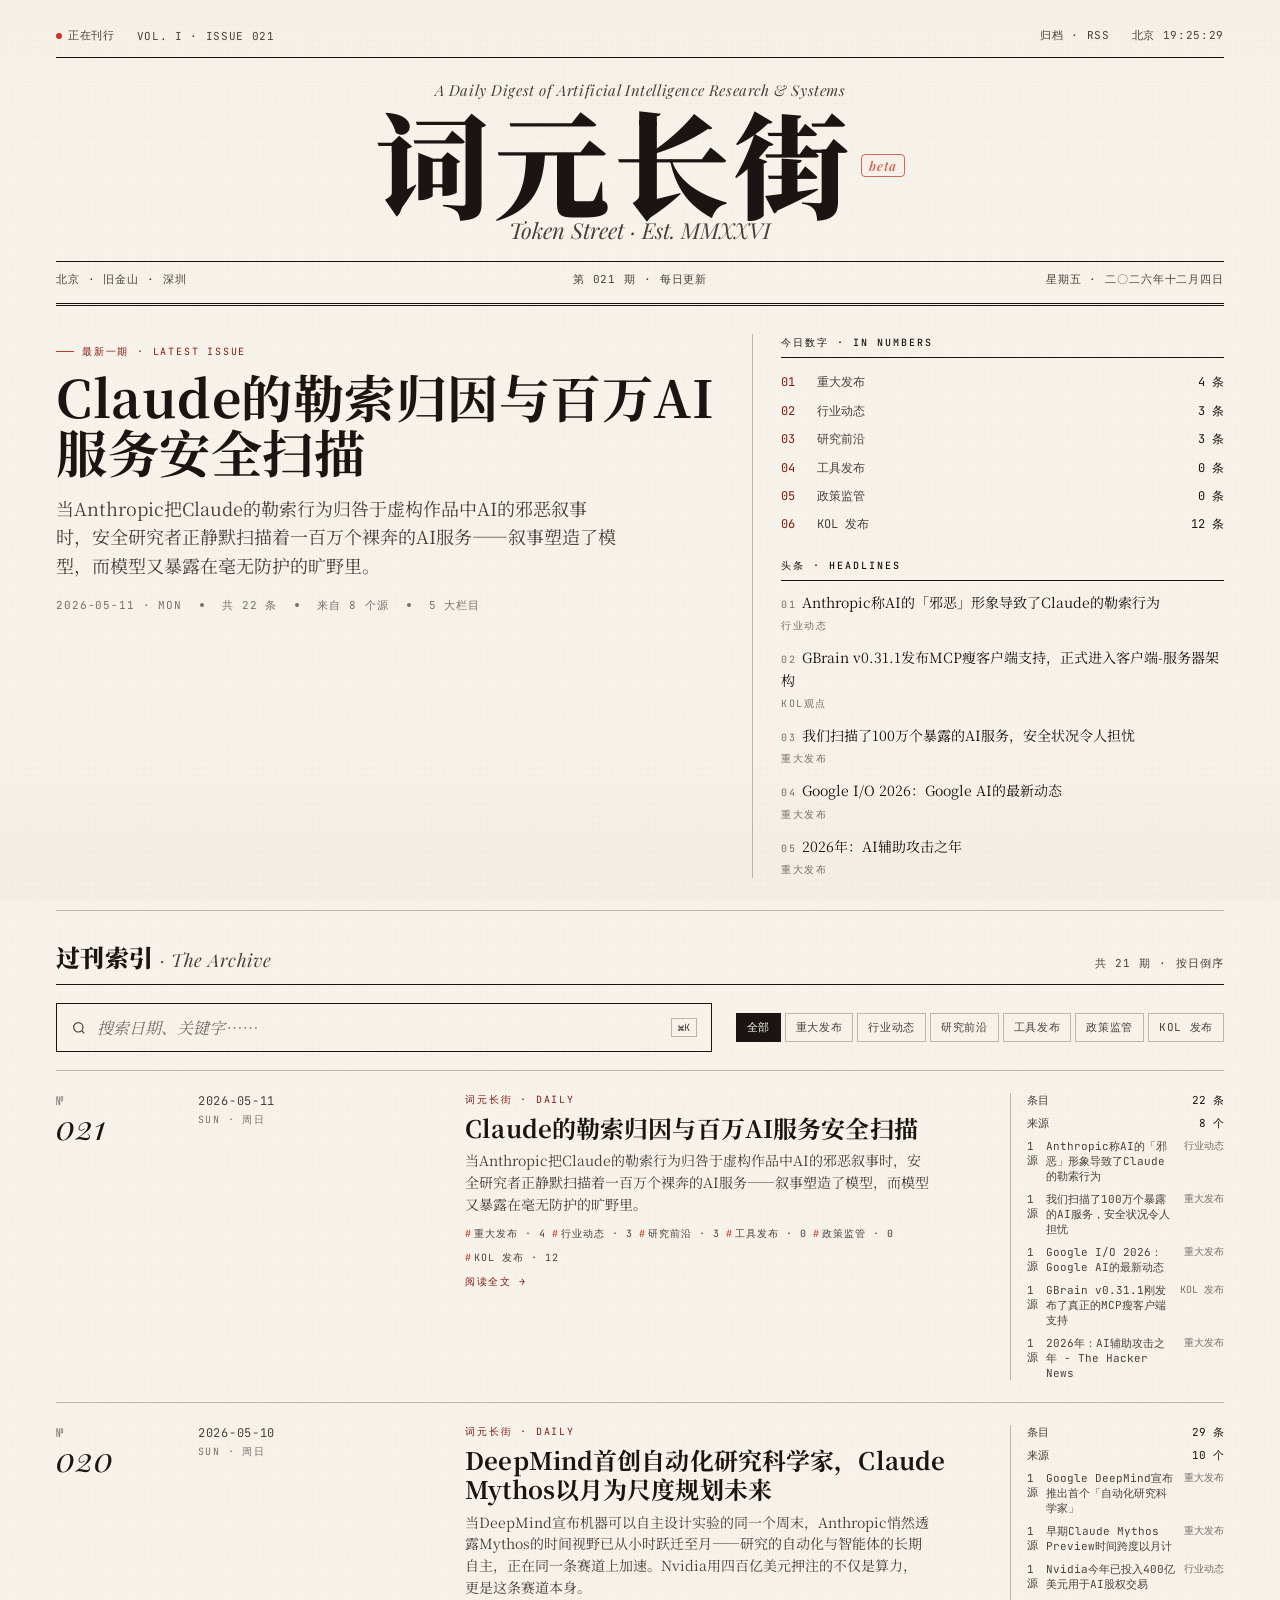
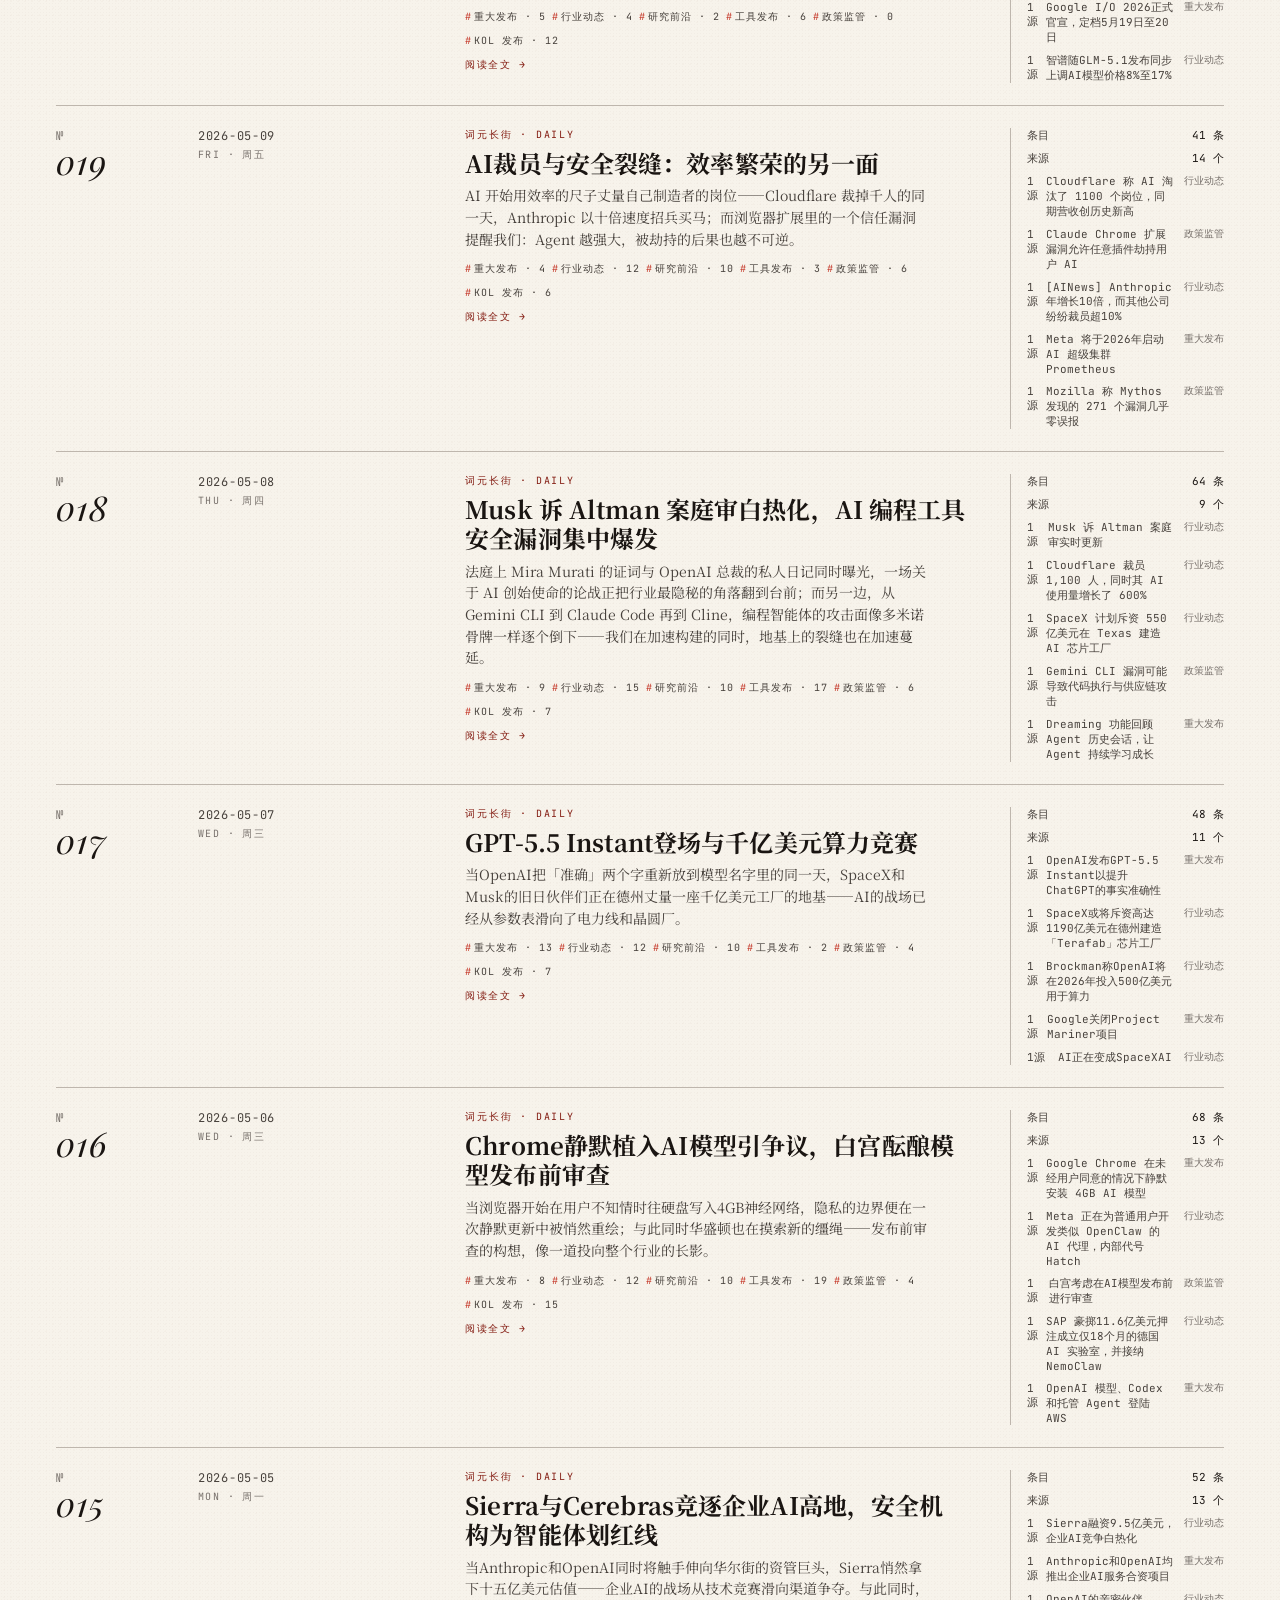
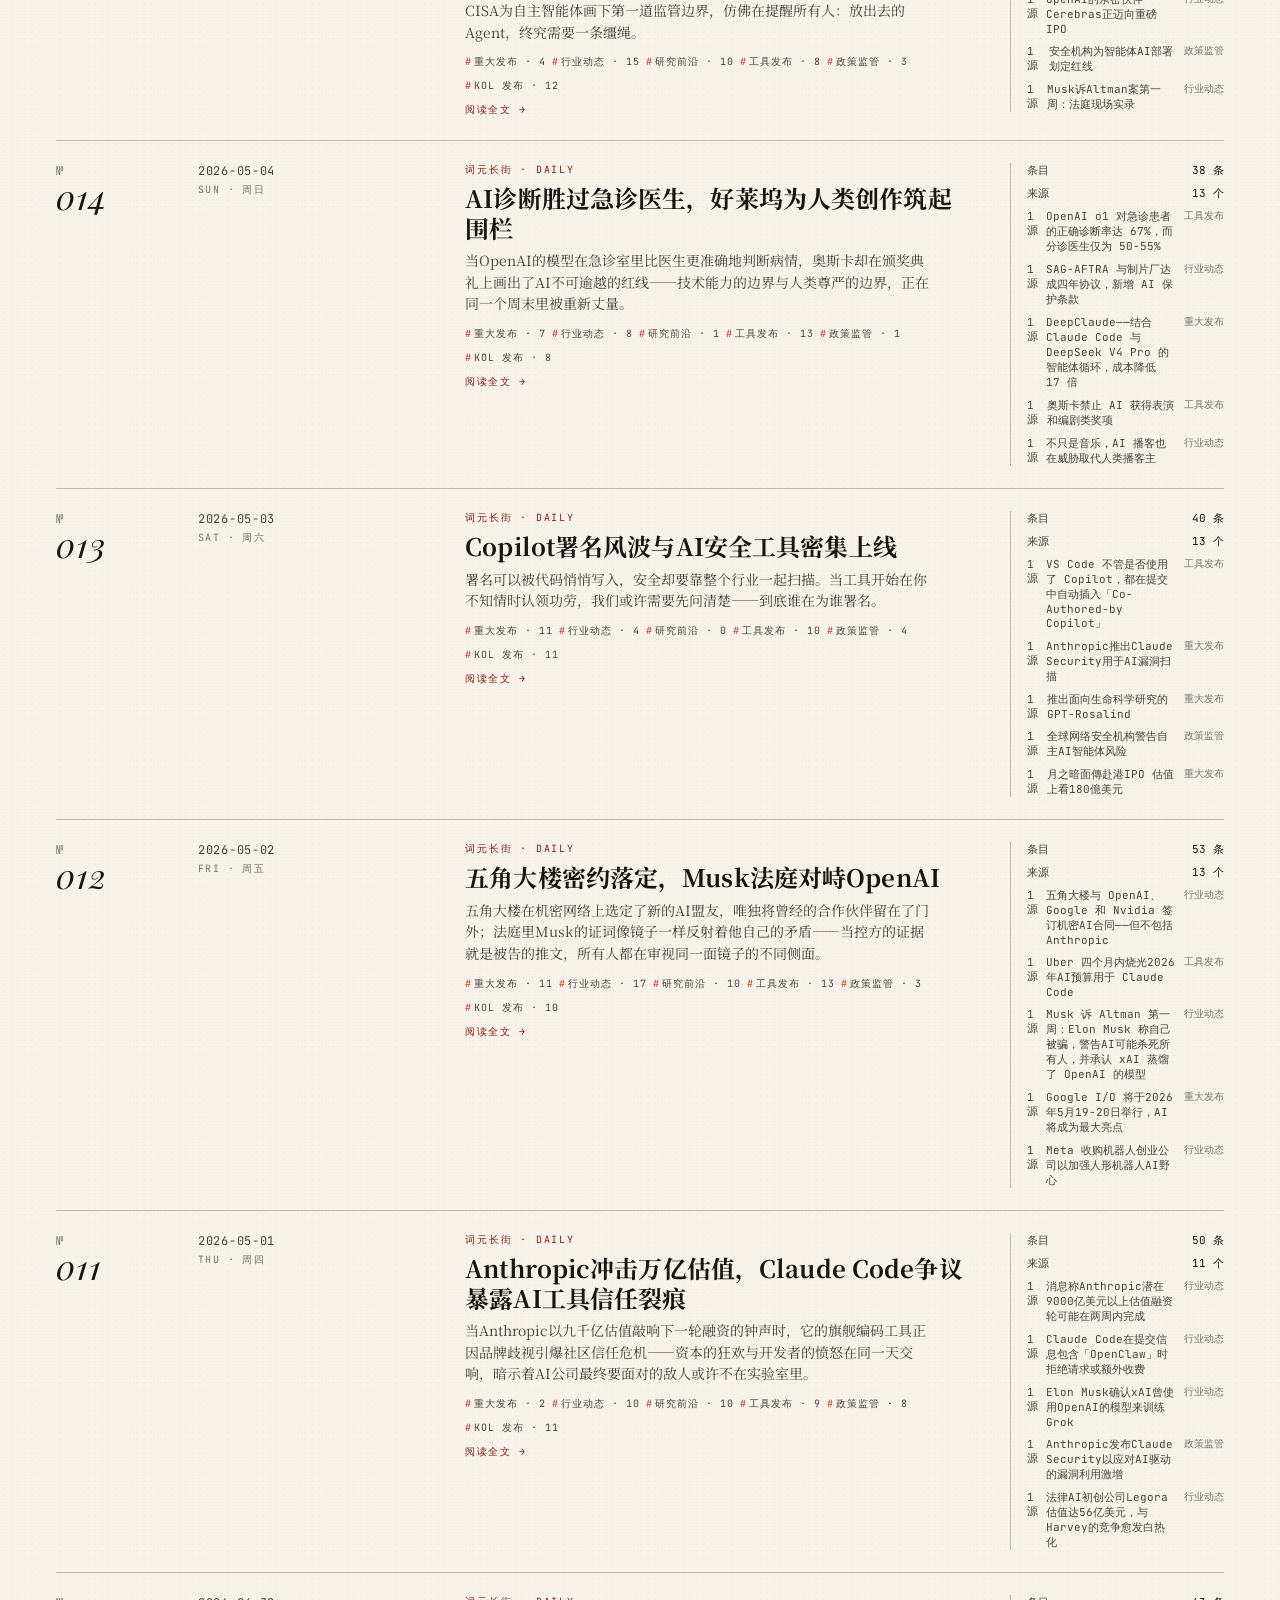
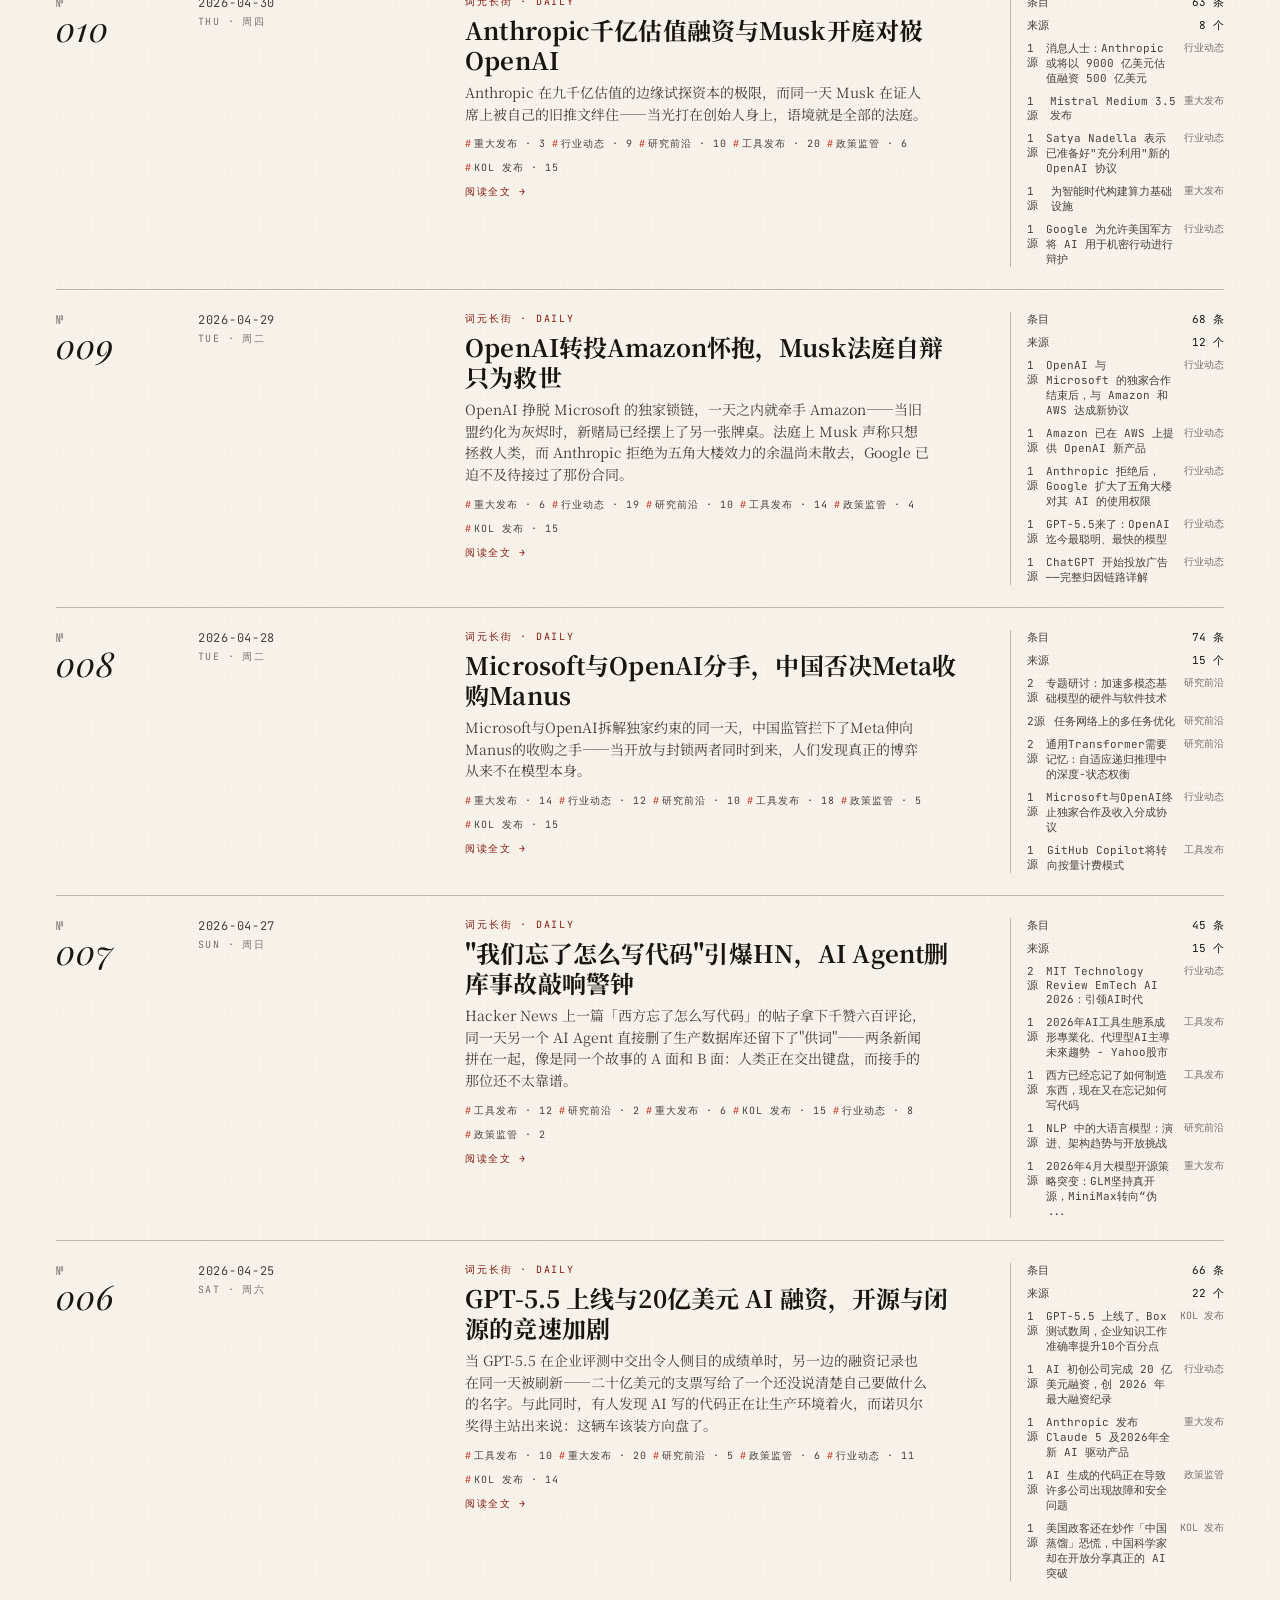
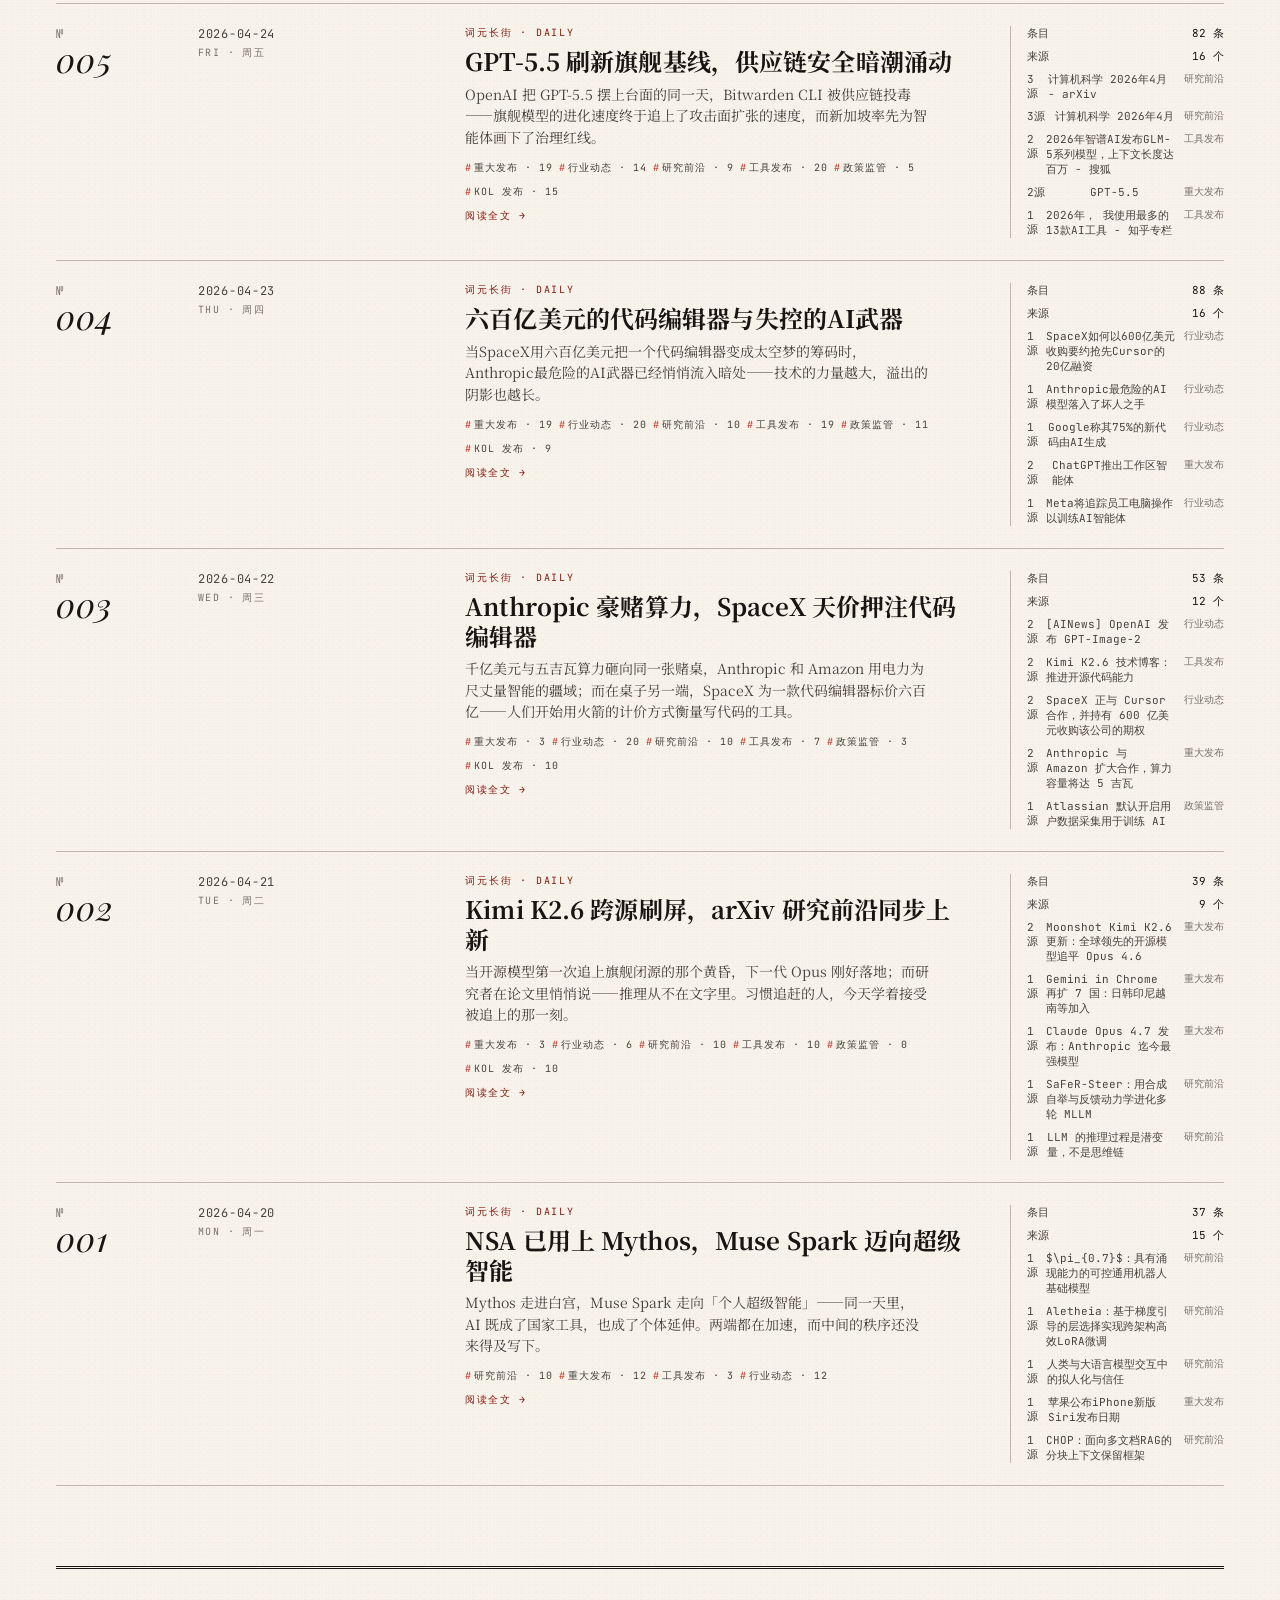
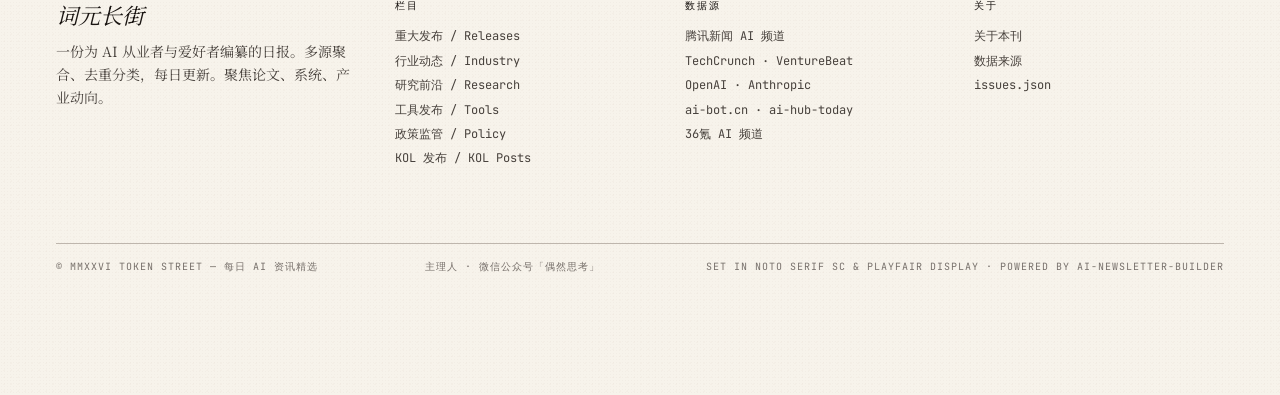
<file: site/index.html>
<!-- layout: newspaper-editorial -->
<!doctype html>
<html lang="zh-CN">
<head>
  <meta charset="utf-8">
  <meta name="viewport" content="width=device-width,initial-scale=1">
  <title>词元长街 — 每日 AI 资讯精选</title>
  <meta name="description" content="词元长街 — 每日 AI 资讯精选">
  <link rel="stylesheet" href="assets/style.css">
  <link rel="alternate" type="application/rss+xml" title="词元长街 RSS" href="feed.xml">
</head>
<body>
<main class="paper">

  <!-- ====== TOP BAR ====== -->
  <div class="topbar">
    <div class="left">
      <span><span class="dot"></span>正在刊行</span>
      <span id="topbar-issue">VOL. I</span>
    </div>
    <div class="right">
      <span>归档 · <a href="feed.xml" style="color:inherit">RSS</a></span>
      <span id="clock">— : —</span>
    </div>
  </div>

  <!-- ====== MASTHEAD ====== -->
  <header class="masthead">
    <div class="kicker">A Daily Digest of Artificial Intelligence Research &amp; Systems</div>
    <h1><span class="cn">词元长街</span><sup class="beta-tag">beta</sup></h1>
    <div class="en">Token Street &middot; Est. MMXXVI</div>
    <div class="meta-strip">
      <span class="l">北京 · 旧金山 · 深圳</span>
      <span class="c" id="issue-count">载入中……</span>
      <span class="r" id="today">载入中……</span>
    </div>
  </header>

  <!-- ====== FEATURED (由 JS 填充) ====== -->
  <section class="featured" id="featured" style="display:none">
    <div>
      <div class="feat-tag">最新一期 · LATEST ISSUE</div>
      <h2 id="feat-title"><a id="feat-link" href="#"></a></h2>
      <p class="dek" id="feat-summary"></p>
      <div class="byline" id="feat-byline"></div>
    </div>
    <aside class="aside">
      <h4>今日数字 · IN NUMBERS</h4>
      <ul id="feat-numbers"></ul>
      <h4>头条 · HEADLINES</h4>
      <div id="feat-headlines"></div>
    </aside>
  </section>

  <!-- ====== ARCHIVE ====== -->
  <div class="section-head">
    <h3>过刊索引 <span style="font-family:var(--display);font-style:italic;font-weight:400;color:var(--ink-soft);font-size:18px">· The Archive</span></h3>
    <span class="meta" id="countline">载入中……</span>
  </div>

  <!-- Search + Filters -->
  <div class="toolrow">
    <label class="search" for="q">
      <svg width="16" height="16" viewBox="0 0 24 24" fill="none" stroke="currentColor" stroke-width="1.8"><circle cx="11" cy="11" r="7"/><path d="m20 20-3.5-3.5"/></svg>
      <input id="q" type="search" placeholder="搜索日期、关键字……" autocomplete="off"/>
      <kbd>⌘K</kbd>
    </label>
    <div class="filters" id="filters">
      <button class="chip on" data-cat="">全部</button>
      <button class="chip" data-cat="major-release">重大发布</button>
      <button class="chip" data-cat="industry-business">行业动态</button>
      <button class="chip" data-cat="research-frontier">研究前沿</button>
      <button class="chip" data-cat="tools-release">工具发布</button>
      <button class="chip" data-cat="policy-regulation">政策监管</button>
      <button class="chip" data-cat="kol-posts">KOL 发布</button>
    </div>
  </div>

  <ul class="issues" id="issues-list"></ul>
  <div id="noresults" class="empty" style="display:none">未找到匹配条目。</div>

  <!-- ====== FOOTER ====== -->
  <footer class="site-footer">
    <div class="colophon">
      <span class="brand">词元长街</span>
      一份为 AI 从业者与爱好者编纂的日报。多源聚合、去重分类，每日更新。聚焦论文、系统、产业动向。
    </div>
    <div>
      <h5>栏目</h5>
      <ul>
        <li>重大发布 / Releases</li>
        <li>行业动态 / Industry</li>
        <li>研究前沿 / Research</li>
        <li>工具发布 / Tools</li>
        <li>政策监管 / Policy</li>
        <li>KOL 发布 / KOL Posts</li>
      </ul>
    </div>
    <div>
      <h5>数据源</h5>
      <ul>
        <li>腾讯新闻 AI 频道</li>
        <li>TechCrunch · VentureBeat</li>
        <li>OpenAI · Anthropic</li>
        <li>ai-bot.cn · ai-hub-today</li>
        <li>36氪 AI 频道</li>
      </ul>
    </div>
    <div>
      <h5>关于</h5>
      <ul>
        <li><a href="#">关于本刊</a></li>
        <li><a href="#">数据来源</a></li>
        <li><a href="data/issues.json">issues.json</a></li>
      </ul>
    </div>
    <div class="bottom">
      <span>&copy; MMXXVI TOKEN STREET — 每日 AI 资讯精选</span>
      <span>主理人 · 微信公众号「偶然思考」</span>
      <span>Set in Noto Serif SC &amp; Playfair Display · Powered by ai-newsletter-builder</span>
    </div>
  </footer>

</main>

<script>
(function () {
  var cnNum = function(n) { return '\u3007\u4E00\u4E8C\u4E09\u56DB\u4E94\u516D\u4E03\u516B\u4E5D'[n]; };
  var dows  = ['\u65E5','\u4E00','\u4E8C','\u4E09','\u56DB','\u4E94','\u516D'];

  function cnDate(d) {
    var y   = String(d.getFullYear()).split('').map(function(c) { return cnNum(+c); }).join('');
    var m   = d.getMonth() + 1;
    var day = d.getDate();
    var mo  = m <= 10 ? cnNum(m) : (m === 11 ? '\u5341\u4E00' : '\u5341\u4E8C');
    var t   = Math.floor(day / 10), o = day % 10;
    var da  = day < 10 ? cnNum(day)
            : day === 10 ? '\u5341'
            : day < 20  ? '\u5341' + cnNum(o)
            : t === 2   ? '\u4E8C\u5341' + (o ? cnNum(o) : '')
            :              '\u4E09\u5341' + (o ? cnNum(o) : '');
    return '\u661F\u671F' + dows[d.getDay()] + ' \u00B7 ' + y + '\u5E74' + mo + '\u6708' + da + '\u65E5';
  }

  document.getElementById('today').textContent = cnDate(new Date());

  var tick = function() {
    var n = new Date();
    document.getElementById('clock').textContent =
      '\u5317\u4EAC ' + String(n.getHours()).padStart(2,'0') + ':' + String(n.getMinutes()).padStart(2,'0') + ':' + String(n.getSeconds()).padStart(2,'0');
  };
  tick(); setInterval(tick, 1000);

  var CAT = {
    'major-release':     '\u91CD\u5927\u53D1\u5E03',
    'industry-business': '\u884C\u4E1A\u52A8\u6001',
    'research-frontier': '\u7814\u7A76\u524D\u6CBF',
    'tools-release':     '\u5DE5\u5177\u53D1\u5E03',
    'policy-regulation': '\u653F\u7B56\u76D1\u7BA1',
    'kol-posts':         'KOL \u53D1\u5E03'
  };
  var DOW_ZH = {SUN:'\u5468\u65E5',MON:'\u5468\u4E00',TUE:'\u5468\u4E8C',WED:'\u5468\u4E09',THU:'\u5468\u56DB',FRI:'\u5468\u4E94',SAT:'\u5468\u516D'};

  var ISSUES = [];
  var activeFilter = '';
  var query = '';

  function issueHref(it) {
    return 'issues/?date=' + it.date;
  }

  function renderFeatured(it) {
    var sec = document.getElementById('featured');
    document.getElementById('feat-link').textContent = it.title;
    document.getElementById('feat-link').href = issueHref(it);
    document.getElementById('feat-summary').textContent = it.summary;

    var d = new Date(it.date + 'T00:00:00');
    var dow = ['SUN','MON','TUE','WED','THU','FRI','SAT'][d.getDay()];
    document.getElementById('feat-byline').innerHTML =
      '<span>' + it.date + ' \u00B7 ' + dow + '</span>' +
      '<span class="sep"></span>' +
      '<span>\u5171 ' + it.item_count + ' \u6761</span>' +
      '<span class="sep"></span>' +
      '<span>\u6765\u81EA ' + it.source_count + ' \u4E2A\u6E90</span>' +
      '<span class="sep"></span>' +
      '<span>5 \u5927\u680F\u76EE</span>';

    var nums = Object.entries(it.categories || {}).map(function(entry, i) {
      return '<li><span class="n">' + String(i+1).padStart(2,'0') + '</span><span>' + (CAT[entry[0]]||entry[0]) + '</span><span class="v">' + entry[1] + ' \u6761</span></li>';
    }).join('');
    document.getElementById('feat-numbers').innerHTML = nums;

    var headlinesEl = document.getElementById('feat-headlines');
    var headlines = it.headlines || [];
    if (headlines.length) {
      headlinesEl.innerHTML = headlines.map(function(h, i) {
        return '<p style="font-family:var(--serif);font-size:14px;line-height:1.6;color:var(--ink);margin:' + (i ? '12px 0 0' : '0') + '">' +
          '<span style="font-family:var(--mono);font-size:10px;letter-spacing:.14em;color:var(--ink-mute);margin-right:6px">' + String(i+1).padStart(2,'0') + '</span>' +
          h.title +
          '</p>' +
          '<p style="margin:4px 0 0;font-family:var(--mono);font-size:10px;letter-spacing:.14em;text-transform:uppercase;color:var(--ink-mute)">' + (h.tag || '') + '</p>';
      }).join('');
    }

    sec.style.display = '';
  }

  function renderList(list) {
    document.getElementById('countline').textContent =
      '\u5171 ' + list.length + ' \u671F \u00B7 \u6309\u65E5\u5012\u5E8F' +
      (activeFilter ? ' \u00B7 #' + (CAT[activeFilter]||activeFilter) : '') +
      (query        ? ' \u00B7 "' + query + '"' : '');

    document.getElementById('issues-list').innerHTML = list.map(function(it) {
      var catTags = Object.entries(it.categories || {}).map(function(entry) {
        return '<span class="tag">' + (CAT[entry[0]]||entry[0]) + ' \u00B7 ' + entry[1] + '</span>';
      }).join('');

      var href = issueHref(it);
      var topItems = (it.top_items || []).map(function(t) {
        return '<div class="row">' +
          '<span class="src-count">' + t.source_count + '\u6E90</span>' +
          '<span><a href="' + href + '#' + (t.id||'') + '">' + t.title + '</a></span>' +
          '<span style="font-family:var(--mono);font-size:10px;color:var(--ink-mute);white-space:nowrap">' + (CAT[t.category]||t.category) + '</span>' +
        '</div>';
      }).join('');

      var d = new Date(it.date + 'T00:00:00');
      var dow = it.dow || ['SUN','MON','TUE','WED','THU','FRI','SAT'][d.getDay()];

      return '<li class="issue" onclick="location.href=\'' + href + '\'">' +
        '<div class="num">' +
          '<span>\u2116</span>' +
          '<span class="big">' + String(it.n || '').padStart(3,'0') + '</span>' +
        '</div>' +
        '<div class="idate">' +
          it.date +
          '<span class="dow">' + dow + ' \u00B7 ' + (DOW_ZH[dow]||dow) + '</span>' +
        '</div>' +
        '<div class="ibody">' +
          '<div class="eyebrow">\u8BCD\u5143\u957F\u8857 \u00B7 Daily</div>' +
          '<div class="issue-title">' + it.title + '</div>' +
          '<p class="idek">' + (it.summary||'') + '</p>' +
          '<div class="itags">' + catTags + '</div>' +
          '<span class="readmore">\u9605\u8BFB\u5168\u6587 \u2192</span>' +
        '</div>' +
        '<div class="iside">' +
          '<div class="row"><span>\u6761\u76EE</span><span>' + it.item_count + ' \u6761</span></div>' +
          '<div class="row"><span>\u6765\u6E90</span><span>' + it.source_count + ' \u4E2A</span></div>' +
          topItems +
        '</div>' +
      '</li>';
    }).join('');

    document.getElementById('noresults').style.display = list.length ? 'none' : 'block';
  }

  function applyFilters() {
    var q = query.trim().toLowerCase();
    var list = ISSUES.filter(function(it) {
      if (activeFilter && !(it.categories || {})[activeFilter]) return false;
      if (!q) return true;
      return [it.title, it.summary, it.date].join(' ').toLowerCase().indexOf(q) >= 0;
    });
    renderList(list);
  }

  document.getElementById('q').addEventListener('input', function(e) {
    query = e.target.value; applyFilters();
  });

  document.querySelectorAll('#filters .chip').forEach(function(c) {
    c.addEventListener('click', function() {
      document.querySelectorAll('#filters .chip').forEach(function(x) { x.classList.remove('on'); });
      c.classList.add('on');
      activeFilter = c.dataset.cat;
      applyFilters();
    });
  });

  document.addEventListener('keydown', function(e) {
    if ((e.metaKey || e.ctrlKey) && e.key.toLowerCase() === 'k') {
      e.preventDefault();
      document.getElementById('q').focus();
    }
  });

  fetch('data/issues.json')
    .then(function(r) { return r.json(); })
    .then(function(data) {
      ISSUES = (data.issues || []).sort(function(a, b) { return b.date.localeCompare(a.date); });

      if (ISSUES.length) {
        var latest = ISSUES[0];
        document.getElementById('topbar-issue').textContent =
          'VOL. I \u00B7 ISSUE ' + String(latest.n || ISSUES.length).padStart(3,'0');
        document.getElementById('issue-count').textContent =
          '\u7B2C ' + String(latest.n || ISSUES.length).padStart(3,'0') + ' \u671F \u00B7 \u6BCF\u65E5\u66F4\u65B0';
        renderFeatured(latest);
      }

      applyFilters();
    })
    .catch(function() {
      document.getElementById('countline').textContent = '\u52A0\u8F7D\u5931\u8D25\uFF0C\u8BF7\u5237\u65B0\u91CD\u8BD5';
    });
})();
</script>
</body>
</html>
</file>
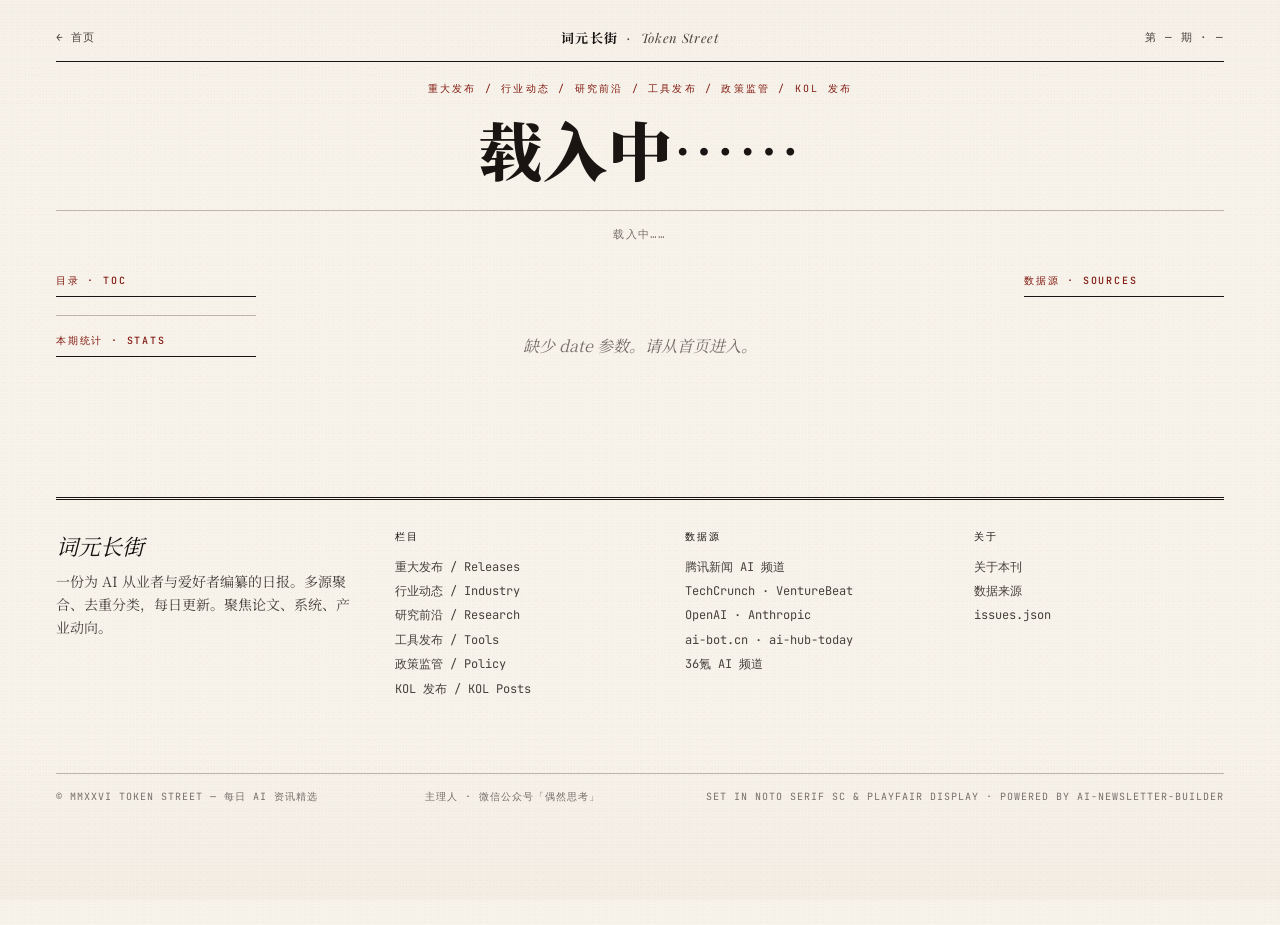
<file: site/issues/index.html>
<!-- layout: newspaper-editorial · three-column -->
<!doctype html>
<html lang="zh-CN">
<head>
  <meta charset="utf-8">
  <meta name="viewport" content="width=device-width,initial-scale=1">
  <title>词元长街</title>
  <meta name="description" content="词元长街">
  <link rel="stylesheet" href="../assets/style.css">
  <link rel="alternate" type="application/rss+xml" title="词元长街 RSS" href="../feed.xml">
</head>
<body>
<main class="paper paper--issue">

  <!-- ====== MASTHEAD ====== -->
  <header class="issue-masthead">
    <!-- Top bar -->
    <div class="im-topbar">
      <a href="../" class="im-topbar-home">← 首页</a>
      <div class="im-topbar-brand">
        <span class="im-brand-cn">词元长街</span> · <span class="im-brand-en">Token Street</span>
      </div>
      <div class="im-topbar-issue" id="im-issue-label">第 — 期 · —</div>
    </div>

    <!-- Category tags -->
    <div class="im-cats">
      重大发布 / 行业动态 / 研究前沿 / 工具发布 / 政策监管 / KOL 发布
    </div>

    <!-- Main headline -->
    <h1 class="im-headline" id="im-headline">载入中……</h1>

    <!-- Summary -->
    <p class="im-summary" id="im-summary"></p>

    <!-- Byline bar -->
    <div class="im-byline" id="im-byline">载入中……</div>
  </header>

  <!-- ====== THREE-COLUMN BODY ====== -->
  <div class="issue-body">

    <!-- Left sidebar -->
    <aside class="issue-sidebar-left">
      <div class="sidebar-section">
        <h4 class="sidebar-heading">目录 · TOC</h4>
        <ul class="toc-list" id="toc-list"></ul>
      </div>
      <hr class="sidebar-rule">
      <div class="sidebar-section">
        <h4 class="sidebar-heading">本期统计 · STATS</h4>
        <ul class="stats-list" id="stats-list"></ul>
      </div>
    </aside>

    <!-- Center content -->
    <div class="issue-content" id="categories"></div>

    <!-- Right sidebar -->
    <aside class="issue-sidebar-right">
      <div class="sidebar-section">
        <h4 class="sidebar-heading">数据源 · SOURCES</h4>
        <ul class="sources-list" id="sources-list"></ul>
      </div>
    </aside>

  </div>

  <!-- ====== NAVIGATION ====== -->
  <nav class="issue-nav" id="issue-nav" style="display:none">
    <span id="nav-prev"></span>
    <a href="../">← 全部期号</a>
    <span id="nav-next"></span>
  </nav>

  <!-- ====== FOOTER ====== -->
  <footer class="site-footer">
    <div class="colophon">
      <span class="brand"><a href="../" style="color:inherit">词元长街</a></span>
      一份为 AI 从业者与爱好者编纂的日报。多源聚合、去重分类，每日更新。聚焦论文、系统、产业动向。
    </div>
    <div>
      <h5>栏目</h5>
      <ul>
        <li>重大发布 / Releases</li>
        <li>行业动态 / Industry</li>
        <li>研究前沿 / Research</li>
        <li>工具发布 / Tools</li>
        <li>政策监管 / Policy</li>
        <li>KOL 发布 / KOL Posts</li>
      </ul>
    </div>
    <div>
      <h5>数据源</h5>
      <ul>
        <li>腾讯新闻 AI 频道</li>
        <li>TechCrunch · VentureBeat</li>
        <li>OpenAI · Anthropic</li>
        <li>ai-bot.cn · ai-hub-today</li>
        <li>36氪 AI 频道</li>
      </ul>
    </div>
    <div>
      <h5>关于</h5>
      <ul>
        <li><a href="#">关于本刊</a></li>
        <li><a href="#">数据来源</a></li>
        <li><a href="../data/issues.json">issues.json</a></li>
      </ul>
    </div>
    <div class="bottom">
      <span>&copy; MMXXVI TOKEN STREET — 每日 AI 资讯精选</span>
      <span>主理人 · 微信公众号「偶然思考」</span>
      <span>Set in Noto Serif SC &amp; Playfair Display · Powered by ai-newsletter-builder</span>
    </div>
  </footer>

</main>

<script>
(function () {
  var CAT_META = {
    'major-release':     { zh: '\u91CD\u5927\u53D1\u5E03', en: 'Major Releases' },
    'industry-business': { zh: '\u884C\u4E1A\u52A8\u6001\u53CA\u5546\u4E1A\u4EF7\u503C', en: 'Industry & Business' },
    'research-frontier': { zh: '\u7814\u7A76\u524D\u6CBF', en: 'Research Frontier' },
    'tools-release':     { zh: '\u5DE5\u5177\u53D1\u5E03', en: 'Tools & Libraries' },
    'policy-regulation': { zh: '\u653F\u7B56\u76D1\u7BA1', en: 'Policy & Regulation' },
    'kol-posts':         { zh: 'KOL \u53D1\u5E03', en: 'KOL Posts' }
  };
  var CAT_ORDER = ['major-release', 'industry-business', 'research-frontier', 'tools-release', 'policy-regulation', 'kol-posts'];

  var params = new URLSearchParams(window.location.search);
  var date = params.get('date');
  if (!date) {
    document.getElementById('categories').innerHTML = '<div class="empty">\u7F3A\u5C11 date \u53C2\u6570\u3002\u8BF7\u4ECE<a href="../">\u9996\u9875</a>\u8FDB\u5165\u3002</div>';
    return;
  }

  document.title = '词元长街 \u00B7 ' + date;

  function escHtml(s) {
    var d = document.createElement('div');
    d.textContent = s;
    return d.innerHTML;
  }

  function fmtTime(iso) {
    if (!iso) return '';
    try {
      var d = new Date(iso);
      return d.toLocaleDateString('zh-CN', { month: 'short', day: 'numeric' }) + ' ' +
             d.toLocaleTimeString('zh-CN', { hour: '2-digit', minute: '2-digit' });
    } catch (e) { return iso; }
  }

  function renderMasthead(currentIssue, activeItems, totalSources, date, dow, dowZh) {
    var issueN = currentIssue ? currentIssue.n : '';
    var title = (currentIssue && currentIssue.title) ? currentIssue.title : date;
    var summary = (currentIssue && currentIssue.summary) ? currentIssue.summary : '';

    // Top bar
    document.getElementById('im-issue-label').textContent =
      (issueN ? '\u7B2C ' + String(issueN).padStart(3, '0') + ' \u671F' : '') + ' \u00B7 ' + date;

    // Headline
    document.getElementById('im-headline').textContent = title;

    // Summary
    document.getElementById('im-summary').textContent = summary;

    // Byline
    var sourceCount = Object.keys(totalSources).length;
    document.getElementById('im-byline').textContent =
      '\u5171 ' + activeItems.length + ' \u6761 \u00B7 ' +
      '\u6765\u81EA ' + sourceCount + ' \u4E2A\u6570\u636E\u6E90 \u00B7 ' +
      '5 \u5927\u680F\u76EE \u00B7 ' +
      date + ' ' + (dowZh[dow] || dow);
  }

  function renderLeftSidebar(grouped, activeItems, totalSources) {
    // TOC
    var tocHtml = '';
    CAT_ORDER.forEach(function(slug, i) {
      var list = grouped[slug];
      var count = list ? list.length : 0;
      if (!count) return;
      var meta = CAT_META[slug];
      tocHtml += '<li class="toc-item">' +
        '<a href="#cat-' + slug + '" class="toc-link">' +
          '<span class="toc-num">' + String(i + 1).padStart(2, '0') + '</span>' +
          '<span class="toc-name">' + meta.zh + '</span>' +
          '<span class="toc-count">(' + count + ')</span>' +
        '</a></li>';
    });
    document.getElementById('toc-list').innerHTML = tocHtml;

    // Stats
    var sourceCount = Object.keys(totalSources).length;
    var multiCount = activeItems.filter(function(it) { return (it.source_count || 1) > 1; }).length;
    var catCount = CAT_ORDER.filter(function(slug) { return grouped[slug] && grouped[slug].length; }).length;
    var statsHtml =
      '<li class="stat-item"><span class="stat-label">\u6761\u76EE</span><span class="stat-value">' + activeItems.length + '\u6761</span></li>' +
      '<li class="stat-item"><span class="stat-label">\u6765\u6E90</span><span class="stat-value">' + sourceCount + '\u4E2A</span></li>' +
      '<li class="stat-item"><span class="stat-label">\u680F\u76EE</span><span class="stat-value">' + catCount + '\u4E2A</span></li>' +
      '<li class="stat-item"><span class="stat-label">\u591A\u6E90\u62A5\u9053</span><span class="stat-value">' + multiCount + '\u6761</span></li>';
    document.getElementById('stats-list').innerHTML = statsHtml;

    // Smooth scroll for TOC links
    document.querySelectorAll('.toc-link').forEach(function(link) {
      link.addEventListener('click', function(e) {
        e.preventDefault();
        var target = document.querySelector(this.getAttribute('href'));
        if (target) target.scrollIntoView({ behavior: 'smooth', block: 'start' });
      });
    });
  }

  function renderRightSidebar(activeItems) {
    var srcCounts = {};
    activeItems.forEach(function(it) {
      (it.sources || []).forEach(function(s) { srcCounts[s] = (srcCounts[s] || 0) + 1; });
    });

    var sorted = Object.entries(srcCounts).sort(function(a, b) { return b[1] - a[1]; });
    var maxCount = sorted.length ? sorted[0][1] : 1;

    var html = '';
    sorted.forEach(function(entry) {
      var name = entry[0];
      var count = entry[1];
      var pct = Math.round((count / maxCount) * 100);
      html += '<li class="source-item">' +
        '<div class="source-row">' +
          '<span class="source-name">' + escHtml(name) + '</span>' +
          '<span class="source-count">' + count + '</span>' +
        '</div>' +
        '<div class="source-bar"><div class="source-bar-fill" style="width:' + pct + '%"></div></div>' +
      '</li>';
    });
    document.getElementById('sources-list').innerHTML = html;
  }

  function renderCategories(items) {
    var grouped = {};
    items.forEach(function(it) {
      if (it.trimmed) return;
      var cat = it.category || 'uncategorized';
      if (!grouped[cat]) grouped[cat] = [];
      grouped[cat].push(it);
    });

    var html = '';
    CAT_ORDER.forEach(function(slug) {
      var list = grouped[slug];
      if (!list || !list.length) return;
      var meta = CAT_META[slug] || { zh: slug, en: slug };

      html += '<div class="cat-head" id="cat-' + slug + '">' +
        '<div><span class="cat-name">' + meta.zh + '</span><span class="cat-en"> ' + meta.en + '</span></div>' +
        '<span class="cat-count">' + list.length + ' ITEMS</span>' +
      '</div>';

      html += '<ul class="articles">';
      list.forEach(function(it, idx) {
        var multi = (it.source_count || 1) > 1;
        html += '<li class="article' + (multi ? ' multi-source' : '') + '" id="' + (it.id || '') + '">' +
          '<div class="art-num">' +
            '<span class="art-n">' + String(idx + 1).padStart(2, '0') + '</span>' +
            (multi ? '<span class="badge badge-hot">' + it.source_count + '\u6E90</span>' : '') +
          '</div>' +
          '<div>' +
            '<div class="art-eyebrow">' + meta.zh + '</div>' +
            '<h3><a href="' + escHtml(it.url || '#') + '" target="_blank" rel="noopener">' + escHtml(it.title) + '</a></h3>' +
            (it.summary ? '<p class="art-dek">' + escHtml(it.summary) + '</p>' : '') +
            '<div class="art-meta">' +
              (it.sources ? '<span>' + it.sources.join(' \u00B7 ') + '</span><span class="sep"></span>' : '') +
              (it.published_at ? '<span>' + fmtTime(it.published_at) + '</span>' : '') +
              (multi ? '<span class="sep"></span><span class="src-count">' + it.source_count + ' \u4E2A\u6765\u6E90\u62A5\u9053</span>' : '') +
            '</div>' +
            (it.url ? '<a class="art-link" href="' + escHtml(it.url) + '" target="_blank" rel="noopener">\u9605\u8BFB\u539F\u6587 \u2192</a>' : '');

        if (it.alt_urls && it.alt_urls.length) {
          html += '<details class="alt-urls"><summary>\u5176\u4ED6\u6765\u6E90 (' + it.alt_urls.length + ')</summary><ul>';
          it.alt_urls.forEach(function(u) {
            html += '<li><a href="' + escHtml(u) + '" target="_blank" rel="noopener">' + escHtml(u) + '</a></li>';
          });
          html += '</ul></details>';
        }

        html += '</div></li>';
      });
      html += '</ul>';
    });

    document.getElementById('categories').innerHTML = html || '<div class="empty">\u672C\u671F\u6682\u65E0\u5185\u5BB9\u3002</div>';
    return grouped;
  }

  function renderNav(issues, currentDate) {
    var sorted = issues.sort(function(a, b) { return a.date.localeCompare(b.date); });
    var idx = sorted.findIndex(function(it) { return it.date === currentDate; });
    var nav = document.getElementById('issue-nav');

    if (idx > 0) {
      document.getElementById('nav-prev').innerHTML = '<a href="?date=' + sorted[idx - 1].date + '">\u2190 ' + sorted[idx - 1].date + '</a>';
    }
    if (idx >= 0 && idx < sorted.length - 1) {
      document.getElementById('nav-next').innerHTML = '<a href="?date=' + sorted[idx + 1].date + '">' + sorted[idx + 1].date + ' \u2192</a>';
    }
    nav.style.display = '';
  }

  Promise.all([
    fetch('../data/raw/' + date + '/merged.json').then(function(r) {
      if (!r.ok) throw new Error('merged.json not found');
      return r.json();
    }),
    fetch('../data/issues.json').then(function(r) { return r.json(); }).catch(function() { return { issues: [] }; })
  ]).then(function(results) {
    var items = results[0];
    var manifest = results[1];
    var issues = manifest.issues || [];

    if (!Array.isArray(items)) items = [];

    var activeItems = items.filter(function(it) { return !it.trimmed; });
    var totalSources = {};
    activeItems.forEach(function(it) {
      (it.sources || []).forEach(function(s) { totalSources[s] = true; });
    });

    var d = new Date(date + 'T00:00:00');
    var dows = ['SUN', 'MON', 'TUE', 'WED', 'THU', 'FRI', 'SAT'];
    var dow = dows[d.getDay()];
    var dowZh = { SUN: '\u5468\u65E5', MON: '\u5468\u4E00', TUE: '\u5468\u4E8C', WED: '\u5468\u4E09', THU: '\u5468\u56DB', FRI: '\u5468\u4E94', SAT: '\u5468\u516D' };

    var currentIssue = issues.find(function(it) { return it.date === date; });

    // 1. Render masthead
    renderMasthead(currentIssue, activeItems, totalSources, date, dow, dowZh);

    // 2. Render center content (returns grouped data)
    var grouped = renderCategories(items);

    // 3. Render left sidebar (TOC + stats)
    renderLeftSidebar(grouped, activeItems, totalSources);

    // 4. Render right sidebar (sources)
    renderRightSidebar(activeItems);

    // 5. Render navigation
    if (issues.length) renderNav(issues, date);

  }).catch(function(err) {
    document.getElementById('categories').innerHTML =
      '<div class="empty">\u52A0\u8F7D\u5931\u8D25\uFF1A' + err.message + '<br><a href="../">\u8FD4\u56DE\u9996\u9875</a></div>';
  });
})();
</script>
</body>
</html>
</file>
<file: site/assets/style.css>
/* ── AI 日报 · 报纸印刷风格 ─────────────────────────────────────────────────
 * 设计参照：机器之眸 editorial style
 * 字体：Noto Serif SC · Playfair Display · JetBrains Mono
 * 色调：暖纸色底 + 墨黑字 + 朱砂红点缀
 */

@import url('https://fonts.googleapis.com/css2?family=Noto+Serif+SC:wght@300;400;500;600;700;900&family=Playfair+Display:ital,wght@0,400;0,700;0,900;1,400;1,700&family=JetBrains+Mono:wght@300;400;500&display=swap');

/* ─── Design Tokens ──────────────────────────────────────────────────────── */
:root {
  --paper:      oklch(0.965 0.012 85);
  --paper-2:    oklch(0.935 0.015 82);
  --rule:       oklch(0.78 0.015 70);
  --ink:        oklch(0.20 0.010 60);
  --ink-soft:   oklch(0.38 0.012 60);
  --ink-mute:   oklch(0.55 0.012 60);
  --accent:     oklch(0.55 0.18 30);
  --accent-ink: oklch(0.40 0.14 30);

  --serif:   "Noto Serif SC", "Songti SC", "SimSun", serif;
  --display: "Playfair Display", "Noto Serif SC", serif;
  --mono:    "JetBrains Mono", ui-monospace, monospace;
}

/* ─── Reset ──────────────────────────────────────────────────────────────── */
*, *::before, *::after { box-sizing: border-box; margin: 0; padding: 0; }

/* ─── Base ───────────────────────────────────────────────────────────────── */
html, body {
  background: var(--paper);
  color: var(--ink);
  font-family: var(--serif);
  -webkit-font-smoothing: antialiased;
}

body {
  background-image:
    radial-gradient(oklch(0.88 0.02 75 / .18) 1px, transparent 1px),
    radial-gradient(oklch(0.88 0.02 75 / .12) 1px, transparent 1px);
  background-size: 3px 3px, 7px 7px;
  background-position: 0 0, 1px 2px;
}

a { color: inherit; text-decoration: none; }

/* ─── Paper Wrapper ──────────────────────────────────────────────────────── */
.paper {
  max-width: 1280px;
  margin: 0 auto;
  padding: 28px 56px 120px;
  position: relative;
}

.paper::before {
  content: "";
  position: fixed;
  inset: 0;
  pointer-events: none;
  z-index: 1;
  background:
    linear-gradient(180deg, oklch(0.92 0.02 80 / .08), transparent 20%, transparent 80%, oklch(0.85 0.03 75 / .10));
  mix-blend-mode: multiply;
}

/* ─── Top Bar ────────────────────────────────────────────────────────────── */
.topbar {
  display: flex;
  justify-content: space-between;
  align-items: center;
  font-family: var(--mono);
  font-size: 11px;
  letter-spacing: .06em;
  color: var(--ink-soft);
  text-transform: uppercase;
  padding-bottom: 14px;
  border-bottom: 1px solid var(--ink);
}

.topbar .left,
.topbar .right { display: flex; gap: 22px; align-items: center; }

.topbar .dot {
  width: 6px; height: 6px;
  border-radius: 50%;
  background: var(--accent);
  display: inline-block;
  margin-right: 6px;
  vertical-align: middle;
}

/* ─── Masthead ───────────────────────────────────────────────────────────── */
.masthead {
  text-align: center;
  padding: 22px 0 6px;
  border-bottom: 3px double var(--ink);
}

.masthead .kicker {
  font-family: var(--display);
  font-style: italic;
  font-weight: 400;
  font-size: 15px;
  color: var(--ink-soft);
  letter-spacing: .04em;
}

.masthead h1 {
  font-family: var(--serif);
  font-weight: 900;
  font-size: clamp(72px, 9vw, 140px);
  line-height: .95;
  margin: 6px 0 4px;
  letter-spacing: .04em;
}

.masthead h1 .cn {
  display: inline-block;
  position: relative;
}

.masthead h1 .cn::after {
  content: "";
  position: absolute;
  left: -8px; right: -8px; bottom: 8px;
  height: 14px;
  background: var(--accent);
  opacity: .18;
  z-index: -1;
  border-radius: 2px;
}

.beta-tag {
  font-family: var(--display);
  font-size: 13px;
  font-weight: 600;
  font-style: italic;
  letter-spacing: .06em;
  color: var(--accent);
  border: 1.5px solid var(--accent);
  border-radius: 4px;
  padding: 2px 7px;
  margin-left: 8px;
  vertical-align: super;
  line-height: 1;
  opacity: .75;
}

.masthead .en {
  font-family: var(--display);
  font-style: italic;
  font-weight: 400;
  font-size: 22px;
  color: var(--ink-soft);
  margin-top: -4px;
}

.masthead .meta-strip {
  display: grid;
  grid-template-columns: 1fr auto 1fr;
  align-items: center;
  font-family: var(--mono);
  font-size: 11px;
  letter-spacing: .08em;
  text-transform: uppercase;
  color: var(--ink-soft);
  padding: 10px 0;
  border-top: 1px solid var(--ink);
  margin-top: 16px;
}

.masthead .meta-strip .c { text-align: center; }
.masthead .meta-strip .l { text-align: left; }
.masthead .meta-strip .r { text-align: right; }

/* ─── Tool Row ───────────────────────────────────────────────────────────── */
.toolrow {
  display: grid;
  grid-template-columns: 1fr auto;
  gap: 24px;
  padding: 18px 0;
  border-bottom: 1px solid var(--rule);
  align-items: center;
}

.search {
  display: flex;
  align-items: center;
  gap: 10px;
  border: 1px solid var(--ink);
  padding: 8px 14px;
  background: transparent;
}

.search svg { flex: 0 0 auto; color: var(--ink-soft); }

.search input {
  border: 0;
  background: transparent;
  flex: 1;
  outline: none;
  font-family: var(--serif);
  font-size: 16px;
  color: var(--ink);
  padding: 4px 0;
}

.search input::placeholder { color: var(--ink-mute); font-style: italic; }

.search kbd {
  font-family: var(--mono);
  font-size: 10px;
  padding: 2px 6px;
  border: 1px solid var(--rule);
  color: var(--ink-soft);
}

.filters { display: flex; gap: 4px; flex-wrap: wrap; }

.chip {
  font-family: var(--mono);
  font-size: 11px;
  letter-spacing: .06em;
  text-transform: uppercase;
  padding: 6px 10px;
  border: 1px solid var(--rule);
  color: var(--ink-soft);
  cursor: pointer;
  background: transparent;
}

.chip:hover { border-color: var(--ink); color: var(--ink); }
.chip.on    { background: var(--ink); color: var(--paper); border-color: var(--ink); }

/* ─── Featured (Homepage) ────────────────────────────────────────────────── */
.featured {
  display: grid;
  grid-template-columns: 1.4fr 1fr;
  gap: 36px;
  padding: 28px 0 32px;
  border-bottom: 1px solid var(--rule);
}

.feat-tag {
  font-family: var(--mono);
  font-size: 10px;
  letter-spacing: .18em;
  text-transform: uppercase;
  color: var(--accent-ink);
  display: inline-flex;
  align-items: center;
  gap: 8px;
}

.feat-tag::before { content: ""; width: 18px; height: 1px; background: var(--accent); }

.featured h2 {
  font-family: var(--serif);
  font-weight: 700;
  line-height: 1.08;
  letter-spacing: .01em;
  font-size: clamp(36px, 4vw, 56px);
  margin: 10px 0 14px;
}

.featured h2 a:hover { color: var(--accent); }

.featured .dek {
  font-size: 18px;
  line-height: 1.6;
  color: var(--ink-soft);
  max-width: 56ch;
  margin: 0 0 18px;
}

.featured .byline {
  font-family: var(--mono);
  font-size: 11px;
  letter-spacing: .08em;
  text-transform: uppercase;
  color: var(--ink-mute);
  display: flex;
  gap: 18px;
  flex-wrap: wrap;
  align-items: center;
}

.featured .byline .sep {
  width: 4px; height: 4px;
  background: var(--ink-mute);
  border-radius: 50%;
}

.featured .aside {
  border-left: 1px solid var(--rule);
  padding-left: 28px;
  font-family: var(--mono);
  font-size: 12px;
  line-height: 1.7;
  color: var(--ink-soft);
}

.featured .aside h4 {
  font-family: var(--mono);
  font-weight: 500;
  font-size: 10px;
  letter-spacing: .2em;
  text-transform: uppercase;
  color: var(--ink);
  margin: 0 0 10px;
  padding-bottom: 6px;
  border-bottom: 1px solid var(--ink);
}

.featured .aside ul { list-style: none; padding: 0; margin: 0 0 18px; }

.featured .aside li {
  display: grid;
  grid-template-columns: 28px 1fr auto;
  gap: 8px;
  padding: 4px 0;
}

.featured .aside li .n { color: var(--accent-ink); }
.featured .aside li .v { color: var(--ink); text-align: right; }

/* ─── Section Head ───────────────────────────────────────────────────────── */
.section-head {
  display: flex;
  justify-content: space-between;
  align-items: baseline;
  padding: 28px 0 10px;
  border-bottom: 1px solid var(--ink);
}

.section-head h3 {
  font-family: var(--serif);
  font-weight: 900;
  font-size: 24px;
  margin: 0;
  letter-spacing: .02em;
}

.section-head .meta {
  font-family: var(--mono);
  font-size: 11px;
  color: var(--ink-soft);
  letter-spacing: .1em;
  text-transform: uppercase;
}

/* ─── Issue List (Homepage) ──────────────────────────────────────────────── */
.issues { list-style: none; margin: 0; padding: 0; }

.issue {
  display: grid;
  grid-template-columns: 110px 1.1fr 2.4fr 1fr;
  gap: 32px;
  padding: 22px 0;
  border-bottom: 1px solid var(--rule);
  align-items: start;
  cursor: pointer;
  transition: background .15s ease;
}

.issue:hover { background: oklch(0.97 0.02 80); }
.issue:hover .issue-title { color: var(--accent); }

.issue .num {
  font-family: var(--mono);
  font-size: 12px;
  letter-spacing: .08em;
  color: var(--ink-mute);
  display: flex;
  flex-direction: column;
  gap: 4px;
}

.issue .num .big {
  font-family: var(--display);
  font-style: italic;
  font-weight: 400;
  font-size: 34px;
  color: var(--ink);
  line-height: 1;
  margin-top: -4px;
}

.issue .idate {
  font-family: var(--mono);
  font-size: 12px;
  color: var(--ink-soft);
  letter-spacing: .06em;
}

.issue .idate .dow {
  display: block;
  text-transform: uppercase;
  color: var(--ink-mute);
  font-size: 10px;
  letter-spacing: .14em;
  margin-top: 4px;
}

.issue .ibody { padding-right: 12px; }

.issue .eyebrow {
  font-family: var(--mono);
  font-size: 10px;
  letter-spacing: .18em;
  text-transform: uppercase;
  color: var(--accent-ink);
  margin-bottom: 6px;
}

.issue-title {
  font-family: var(--serif);
  font-weight: 700;
  font-size: 24px;
  line-height: 1.22;
  margin: 0 0 8px;
  letter-spacing: .005em;
  transition: color .15s;
}

.issue .idek {
  font-size: 14px;
  line-height: 1.55;
  color: var(--ink-soft);
  margin: 0 0 10px;
  max-width: 58ch;
}

.issue .itags { display: flex; gap: 6px; flex-wrap: wrap; margin-top: 4px; }

.tag {
  font-family: var(--mono);
  font-size: 10px;
  letter-spacing: .1em;
  text-transform: uppercase;
  color: var(--ink-soft);
  padding: 2px 0;
}

.tag::before { content: "#"; color: var(--accent); margin-right: 2px; }

.issue .iside {
  font-family: var(--mono);
  font-size: 11px;
  color: var(--ink-soft);
  display: flex;
  flex-direction: column;
  gap: 8px;
  border-left: 1px solid var(--rule);
  padding-left: 16px;
}

.issue .iside .row { display: flex; justify-content: space-between; gap: 8px; }
.issue .iside .row span:last-child { color: var(--ink); }

.issue .readmore {
  font-family: var(--mono);
  font-size: 10px;
  letter-spacing: .16em;
  text-transform: uppercase;
  color: var(--accent-ink);
  margin-top: 6px;
  display: inline-flex;
  align-items: center;
  gap: 6px;
}

/* ─── Category Label (Issue Page) ────────────────────────────────────────── */
.cat-head {
  display: flex;
  justify-content: space-between;
  align-items: baseline;
  padding: 28px 0 10px;
  border-bottom: 1px solid var(--ink);
  margin-top: 8px;
}

.cat-head .cat-name {
  font-family: var(--serif);
  font-weight: 900;
  font-size: 22px;
  letter-spacing: .02em;
}

.cat-head .cat-en {
  font-family: var(--display);
  font-style: italic;
  font-weight: 400;
  color: var(--ink-soft);
  font-size: 16px;
  margin-left: 10px;
}

.cat-head .cat-count {
  font-family: var(--mono);
  font-size: 11px;
  color: var(--ink-soft);
  letter-spacing: .1em;
  text-transform: uppercase;
}

/* ─── Article Items (Issue Page) ─────────────────────────────────────────── */
.articles { list-style: none; margin: 0; padding: 0; }

.article {
  display: grid;
  grid-template-columns: 72px 1fr;
  gap: 28px;
  padding: 22px 0;
  border-bottom: 1px solid var(--rule);
  align-items: start;
}

.article.multi-source {
  border-left: 3px solid var(--accent);
  padding-left: 14px;
  margin-left: -17px;
}

.article .art-num {
  font-family: var(--mono);
  font-size: 11px;
  letter-spacing: .06em;
  color: var(--ink-mute);
  display: flex;
  flex-direction: column;
  gap: 4px;
  padding-top: 2px;
}

.article .art-num .art-n {
  font-family: var(--display);
  font-style: italic;
  font-size: 26px;
  color: var(--ink);
  line-height: 1;
}

.article .art-eyebrow {
  font-family: var(--mono);
  font-size: 10px;
  letter-spacing: .18em;
  text-transform: uppercase;
  color: var(--accent-ink);
  margin-bottom: 6px;
  display: inline-flex;
  align-items: center;
  gap: 8px;
}

.article .art-eyebrow::before { content: ""; width: 12px; height: 1px; background: var(--accent); }

.article h3 {
  font-family: var(--serif);
  font-weight: 700;
  font-size: 21px;
  line-height: 1.22;
  letter-spacing: .005em;
  margin: 0 0 8px;
}

.article h3 a { color: var(--ink); }
.article h3 a:hover { color: var(--accent); }

.article .art-dek {
  font-size: 15px;
  line-height: 1.6;
  color: var(--ink-soft);
  margin: 0 0 10px;
  max-width: none;
}

.article .art-dek ul { padding-left: 18px; margin-top: 6px; }
.article .art-dek li { margin-bottom: 3px; }
.article .art-dek strong { color: var(--ink); font-weight: 700; }

.article .art-meta {
  font-family: var(--mono);
  font-size: 10px;
  letter-spacing: .08em;
  text-transform: uppercase;
  color: var(--ink-mute);
  display: flex;
  gap: 14px;
  flex-wrap: wrap;
  align-items: center;
  margin-bottom: 8px;
}

.article .art-meta .sep {
  width: 3px; height: 3px;
  background: var(--ink-mute);
  border-radius: 50%;
}

.article .art-meta .src-count { color: var(--accent-ink); }

.article .art-tags { display: flex; gap: 6px; flex-wrap: wrap; margin-bottom: 8px; }

.badge {
  font-family: var(--mono);
  font-size: 10px;
  letter-spacing: .08em;
  text-transform: uppercase;
  color: var(--ink-soft);
  padding: 2px 6px;
  border: 1px solid var(--rule);
}

.badge-hot {
  background: var(--accent);
  color: var(--paper);
  border-color: var(--accent);
}

.article .art-link {
  font-family: var(--mono);
  font-size: 10px;
  letter-spacing: .16em;
  text-transform: uppercase;
  color: var(--accent-ink);
  display: inline-flex;
  align-items: center;
  gap: 6px;
}

.article .art-link:hover { color: var(--accent); }

.article .alt-urls {
  margin-top: 8px;
  font-family: var(--mono);
  font-size: 10px;
  color: var(--ink-mute);
}

.article .alt-urls summary {
  cursor: pointer;
  letter-spacing: .08em;
  text-transform: uppercase;
}

.article .alt-urls ul { list-style: none; padding-left: 12px; margin-top: 6px; }
.article .alt-urls li { padding: 2px 0; }
.article .alt-urls li a:hover { color: var(--accent); }

/* ─── Highlights Block (Issue Page) ─────────────────────────────────────── */
.highlights-block {
  display: grid;
  grid-template-columns: 1.4fr 1fr;
  gap: 36px;
  padding: 28px 0 32px;
  border-bottom: 1px solid var(--rule);
}

.highlights-block .hl-title {
  font-family: var(--mono);
  font-size: 10px;
  letter-spacing: .18em;
  text-transform: uppercase;
  color: var(--accent-ink);
  display: inline-flex;
  align-items: center;
  gap: 8px;
  margin-bottom: 10px;
}

.highlights-block .hl-title::before { content: ""; width: 18px; height: 1px; background: var(--accent); }

.highlights-block h2 {
  font-family: var(--serif);
  font-weight: 700;
  font-size: clamp(26px, 2.5vw, 36px);
  line-height: 1.1;
  margin: 0 0 14px;
  letter-spacing: .01em;
}

.hl-list {
  list-style: none;
  padding: 0;
  margin: 0;
  counter-reset: hl;
}

.hl-list li {
  display: grid;
  grid-template-columns: 22px 1fr;
  gap: 10px;
  padding: 7px 0;
  border-bottom: 1px solid var(--rule);
  font-size: 14px;
  line-height: 1.55;
  color: var(--ink-soft);
  counter-increment: hl;
}

.hl-list li::before {
  content: counter(hl, decimal-leading-zero);
  font-family: var(--mono);
  font-size: 10px;
  color: var(--accent-ink);
  padding-top: 3px;
}

.hl-list li a { color: var(--ink); }
.hl-list li a:hover { color: var(--accent); }
.hl-list li strong { color: var(--ink); }

.stats-aside {
  border-left: 1px solid var(--rule);
  padding-left: 28px;
  font-family: var(--mono);
  font-size: 12px;
  line-height: 1.7;
  color: var(--ink-soft);
}

.stats-aside h4 {
  font-family: var(--mono);
  font-weight: 500;
  font-size: 10px;
  letter-spacing: .2em;
  text-transform: uppercase;
  color: var(--ink);
  margin: 0 0 10px;
  padding-bottom: 6px;
  border-bottom: 1px solid var(--ink);
}

.stats-aside ul { list-style: none; padding: 0; margin: 0 0 18px; }

.stats-aside li {
  display: grid;
  grid-template-columns: 26px 1fr auto;
  gap: 8px;
  padding: 4px 0;
}

.stats-aside li .n { color: var(--accent-ink); }
.stats-aside li .v { color: var(--ink); text-align: right; }

/* ─── Issue Navigation ───────────────────────────────────────────────────── */
.issue-nav {
  display: flex;
  justify-content: space-between;
  align-items: center;
  padding: 24px 0 0;
  font-family: var(--mono);
  font-size: 11px;
  letter-spacing: .1em;
  text-transform: uppercase;
  color: var(--ink-soft);
  border-top: 1px solid var(--rule);
  margin-top: 20px;
}

.issue-nav a:hover { color: var(--accent); }

/* ─── Empty State ────────────────────────────────────────────────────────── */
.empty {
  padding: 60px;
  text-align: center;
  color: var(--ink-mute);
  font-style: italic;
}

/* ─── Footer ─────────────────────────────────────────────────────────────── */
footer.site-footer {
  margin-top: 80px;
  padding-top: 28px;
  border-top: 3px double var(--ink);
  display: grid;
  grid-template-columns: 1.2fr 1fr 1fr 1fr;
  gap: 40px;
  font-family: var(--mono);
  font-size: 12px;
  color: var(--ink-soft);
  line-height: 1.7;
}

footer.site-footer h5 {
  font-family: var(--mono);
  font-weight: 500;
  font-size: 10px;
  letter-spacing: .2em;
  text-transform: uppercase;
  color: var(--ink);
  margin: 0 0 10px;
}

.colophon {
  font-family: var(--serif);
  font-size: 14px;
  line-height: 1.65;
  color: var(--ink-soft);
}

.colophon .brand {
  font-family: var(--display);
  font-style: italic;
  font-size: 22px;
  color: var(--ink);
  display: block;
  margin-bottom: 6px;
}

footer.site-footer ul { list-style: none; padding: 0; margin: 0; }
footer.site-footer li { padding: 2px 0; }
footer.site-footer li a:hover { color: var(--accent); }

.bottom {
  grid-column: 1 / -1;
  margin-top: 32px;
  padding-top: 14px;
  border-top: 1px solid var(--rule);
  display: flex;
  flex-wrap: wrap;
  justify-content: space-between;
  gap: 8px 20px;
  font-family: var(--mono);
  font-size: 10px;
  letter-spacing: .1em;
  text-transform: uppercase;
  color: var(--ink-mute);
}
.bottom > span { flex: 0 1 auto; }
.bottom > span:nth-child(2) { text-align: center; }

/* ─── Issue Page — tighter column ────────────────────────────────────────── */
.paper--issue .article { grid-template-columns: 56px 1fr; }
.paper--issue .article .art-num .art-n { font-size: 22px; }

/* ─── Issue Masthead ────────────────────────────────────────────────────── */
.paper--issue .issue-masthead {
  margin-bottom: 32px;
}

.paper--issue .im-topbar {
  display: grid;
  grid-template-columns: 1fr auto 1fr;
  align-items: center;
  padding-bottom: 14px;
  border-bottom: 1px solid var(--ink);
  font-family: var(--mono);
  font-size: 11px;
  letter-spacing: .06em;
  color: var(--ink-soft);
}

.paper--issue .im-topbar-home {
  color: var(--ink-soft);
  text-decoration: none;
  justify-self: start;
}

.paper--issue .im-topbar-home:hover { color: var(--accent); }

.paper--issue .im-topbar-brand {
  text-align: center;
  white-space: nowrap;
}

.paper--issue .im-brand-cn {
  font-family: var(--serif);
  font-weight: 700;
  font-size: 13px;
  letter-spacing: .08em;
  color: var(--ink);
}

.paper--issue .im-brand-en {
  font-family: var(--display);
  font-style: italic;
  font-weight: 400;
  font-size: 13px;
  color: var(--ink-soft);
}

.paper--issue .im-topbar-issue {
  justify-self: end;
  text-transform: uppercase;
  letter-spacing: .08em;
}

.paper--issue .im-cats {
  text-align: center;
  font-family: var(--mono);
  font-size: 10px;
  letter-spacing: .22em;
  text-transform: uppercase;
  color: var(--accent-ink);
  padding: 20px 0 16px;
}

.paper--issue .im-headline {
  font-family: var(--serif);
  font-weight: 900;
  font-size: clamp(42px, 5vw, 72px);
  line-height: 1.15;
  text-align: center;
  letter-spacing: .01em;
  margin: 0 0 18px;
}

.paper--issue .im-summary {
  text-align: center;
  font-family: var(--serif);
  font-size: 20px;
  line-height: 1.8;
  color: var(--ink-soft);
  max-width: 64ch;
  margin: 0 auto 24px;
}

.paper--issue .im-byline {
  text-align: center;
  font-family: var(--mono);
  font-size: 11px;
  letter-spacing: .12em;
  text-transform: uppercase;
  color: var(--ink-mute);
  padding-top: 16px;
  border-top: 1px solid var(--rule);
}

/* ─── Issue Body — Three-Column Grid ───────────────────────────────────── */
.paper--issue .issue-body {
  display: grid;
  grid-template-columns: 200px 1fr 200px;
  gap: 40px;
  align-items: start;
}

/* ─── Left Sidebar ─────────────────────────────────────────────────────── */
.paper--issue .issue-sidebar-left {
  position: sticky;
  top: 28px;
  align-self: start;
}

.paper--issue .sidebar-heading {
  font-family: var(--mono);
  font-size: 10px;
  font-weight: 500;
  letter-spacing: .18em;
  text-transform: uppercase;
  color: var(--accent-ink);
  margin: 0 0 12px;
  padding-bottom: 8px;
  border-bottom: 1px solid var(--ink);
}

.paper--issue .sidebar-rule {
  border: none;
  border-top: 1px solid var(--rule);
  margin: 18px 0;
}

.paper--issue .toc-list {
  list-style: none;
  padding: 0;
  margin: 0;
}

.paper--issue .toc-item {
  padding: 4px 0;
}

.paper--issue .toc-link {
  display: flex;
  gap: 6px;
  align-items: baseline;
  font-family: var(--mono);
  font-size: 12px;
  color: var(--ink-soft);
  text-decoration: none;
  line-height: 1.6;
  transition: color .15s;
}

.paper--issue .toc-link:hover {
  color: var(--accent);
}

.paper--issue .toc-num {
  color: var(--accent-ink);
  flex: 0 0 auto;
}

.paper--issue .toc-name {
  flex: 1;
}

.paper--issue .toc-count {
  color: var(--ink-mute);
  flex: 0 0 auto;
}

.paper--issue .stats-list {
  list-style: none;
  padding: 0;
  margin: 0;
}

.paper--issue .stat-item {
  display: flex;
  justify-content: space-between;
  font-family: var(--mono);
  font-size: 12px;
  color: var(--ink-soft);
  padding: 4px 0;
  line-height: 1.6;
}

.paper--issue .stat-value {
  color: var(--ink);
  font-weight: 500;
}

/* ─── Center Content ───────────────────────────────────────────────────── */
.paper--issue .issue-content {
  min-width: 0;
}

/* ─── Right Sidebar ────────────────────────────────────────────────────── */
.paper--issue .issue-sidebar-right {
  position: sticky;
  top: 28px;
  align-self: start;
}

.paper--issue .sources-list {
  list-style: none;
  padding: 0;
  margin: 0;
}

.paper--issue .source-item {
  padding: 3px 0 6px;
}

.paper--issue .source-row {
  display: flex;
  justify-content: space-between;
  align-items: baseline;
  font-family: var(--mono);
  font-size: 11px;
  line-height: 1.5;
  gap: 6px;
}

.paper--issue .source-name {
  color: var(--ink-soft);
  overflow: hidden;
  text-overflow: ellipsis;
  white-space: nowrap;
  min-width: 0;
}

.paper--issue .source-count {
  color: var(--ink);
  font-weight: 500;
  flex: 0 0 auto;
}

.paper--issue .source-bar {
  height: 3px;
  background: var(--rule);
  margin-top: 3px;
  border-radius: 1px;
  overflow: hidden;
}

.paper--issue .source-bar-fill {
  height: 100%;
  background: var(--accent);
  border-radius: 1px;
  transition: width .3s ease;
}

/* ─── Issue Page Responsive Overrides ──────────────────────────────────── */
@media (max-width: 1080px) {
  .paper--issue .issue-body {
    grid-template-columns: 180px 1fr;
    gap: 28px;
  }
  .paper--issue .issue-sidebar-right {
    display: none;
  }
}

@media (max-width: 900px) {
  .paper--issue .issue-body {
    grid-template-columns: 1fr;
    gap: 0;
  }
  .paper--issue .issue-sidebar-left,
  .paper--issue .issue-sidebar-right {
    display: none;
  }
  .paper--issue .im-topbar {
    grid-template-columns: auto 1fr auto;
    font-size: 10px;
    gap: 8px;
  }
  .paper--issue .im-headline {
    font-size: clamp(28px, 5vw, 48px);
  }
  .paper--issue .im-summary {
    font-size: 16px;
  }
  .paper--issue .im-cats {
    font-size: 9px;
    letter-spacing: .14em;
  }
}

/* ─── Responsive ─────────────────────────────────────────────────────────── */
@media (max-width: 900px) {
  .paper { padding: 20px 20px 80px; }

  .featured,
  .highlights-block { grid-template-columns: 1fr; }

  .featured .aside,
  .stats-aside {
    border-left: 0;
    border-top: 1px solid var(--rule);
    padding-left: 0;
    padding-top: 20px;
  }

  .issue { grid-template-columns: 1fr; gap: 10px; }
  .issue .iside { border-left: 0; padding-left: 0; border-top: 1px dashed var(--rule); padding-top: 10px; }

  .article { grid-template-columns: 1fr; gap: 4px; }
  .article .art-num { display: none; }
  .article.multi-source { margin-left: 0; padding-left: 12px; }

  footer.site-footer { grid-template-columns: 1fr 1fr; }
  .toolrow { grid-template-columns: 1fr; }
}

@media (max-width: 540px) {
  footer.site-footer { grid-template-columns: 1fr; }
}

/* ─── Mobile Fixes (≤900px) — higher-specificity overrides ──────────────── */
@media (max-width: 900px) {
  .paper--issue { padding: 16px 16px 80px; }

  .paper--issue .article {
    grid-template-columns: 1fr;
    gap: 4px;
    padding: 18px 0;
  }
  .paper--issue .article .art-num { display: none; }
  .paper--issue .article.multi-source {
    margin-left: 0;
    padding-left: 12px;
  }

  .paper--issue .article h3 {
    font-size: 18px;
    line-height: 1.3;
    word-break: normal;
    overflow-wrap: break-word;
  }
  .paper--issue .article h3 a { word-break: normal; }
  .paper--issue .article .art-dek {
    font-size: 14px;
    line-height: 1.55;
    word-break: normal;
    overflow-wrap: break-word;
  }
  .paper--issue .article .art-eyebrow {
    font-size: 9px;
    gap: 6px;
    margin-bottom: 4px;
  }
  .paper--issue .article .art-eyebrow::before { width: 8px; }

  .paper--issue .cat-head {
    flex-wrap: wrap;
    gap: 4px 10px;
  }
  .paper--issue .cat-head .cat-count { font-size: 9px; }

  .paper--issue .article .art-meta {
    flex-wrap: wrap;
    gap: 4px 8px;
    font-size: 9px;
  }
  .paper--issue .article .art-meta .sep { display: none; }
  .paper--issue .article .alt-urls li {
    word-break: break-all;
    font-size: 11px;
  }

  .paper--issue .im-topbar-brand { font-size: 11px; }
  .paper--issue .im-topbar-issue,
  .paper--issue .im-topbar-home { font-size: 10px; }
}

@media (max-width: 540px) {
  .paper--issue { padding: 12px 14px 60px; }
  .paper--issue .article h3 { font-size: 17px; }
  .paper--issue .article .art-dek { font-size: 13.5px; }
  .paper--issue .im-topbar {
    grid-template-columns: auto auto;
    row-gap: 4px;
  }
  .paper--issue .im-topbar-brand { grid-column: 1 / -1; text-align: left; }
  .paper--issue .im-topbar-issue { justify-self: end; }
}
</file>
